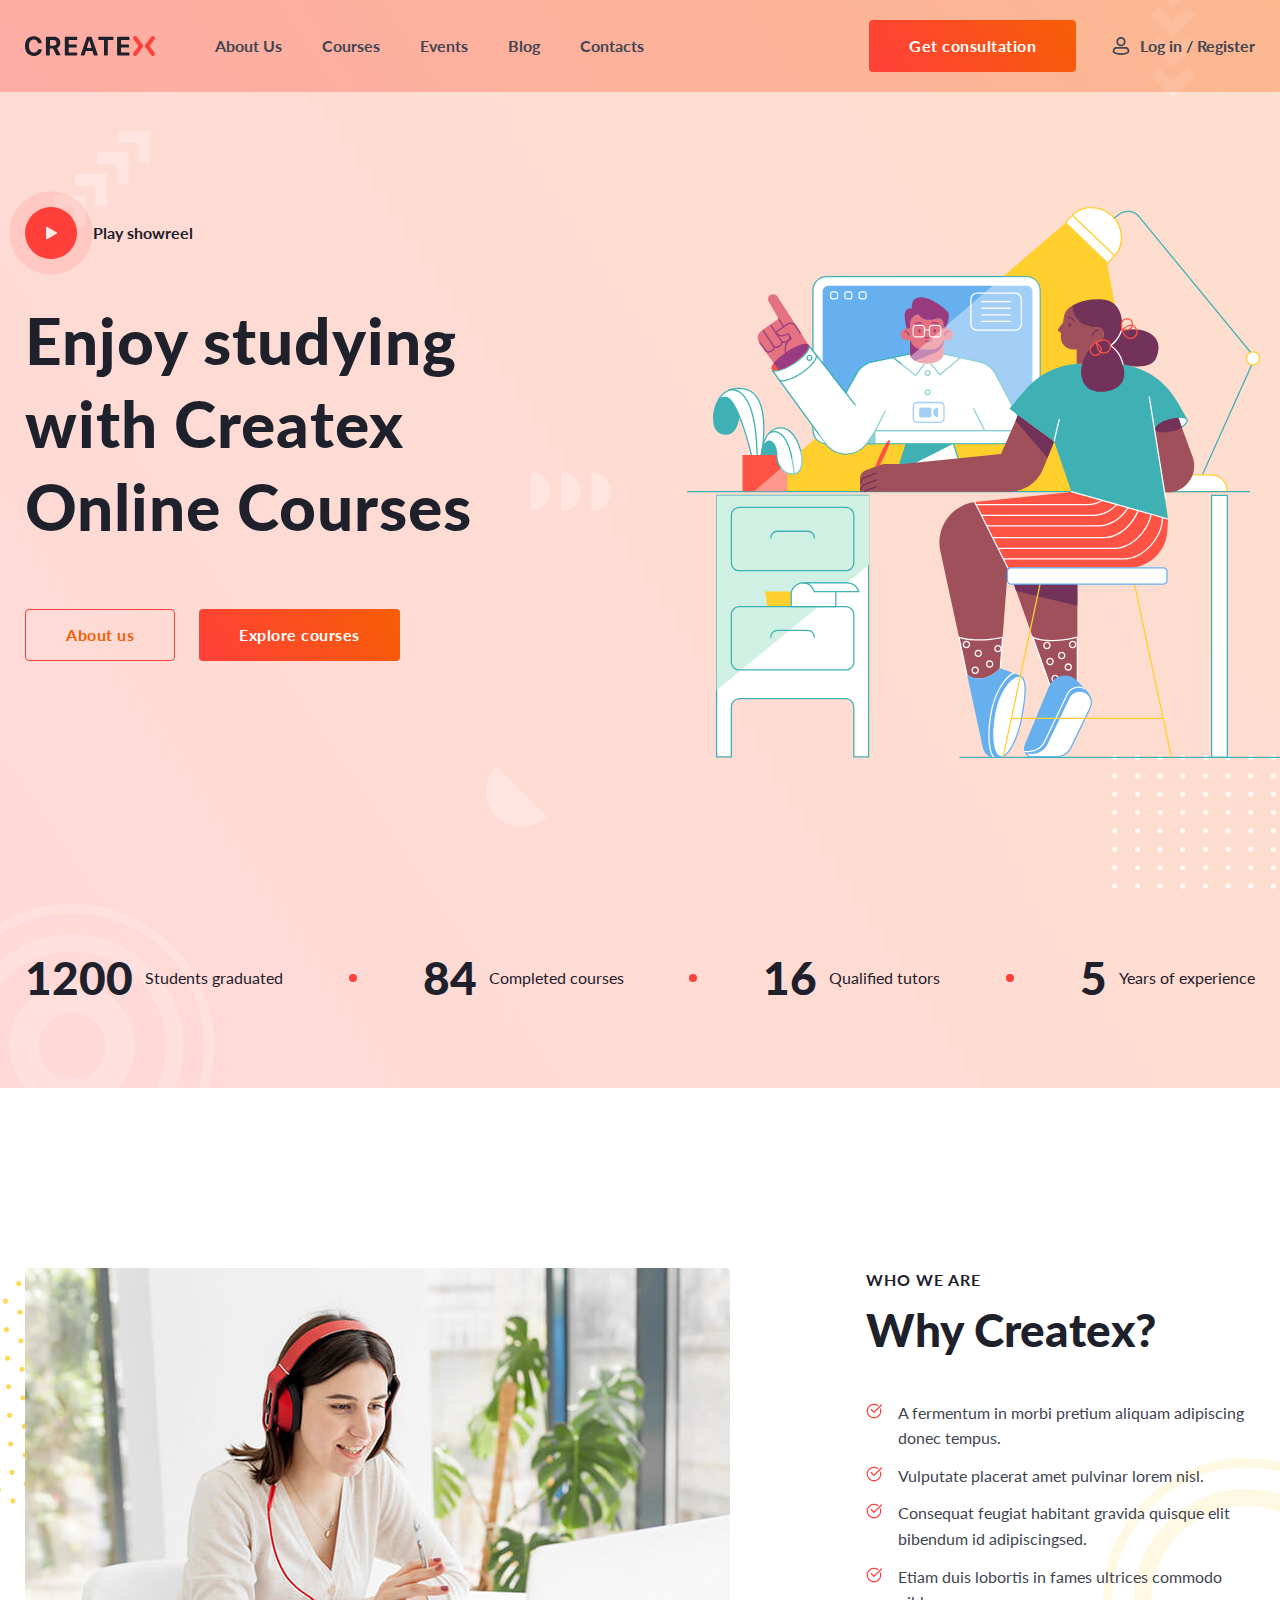
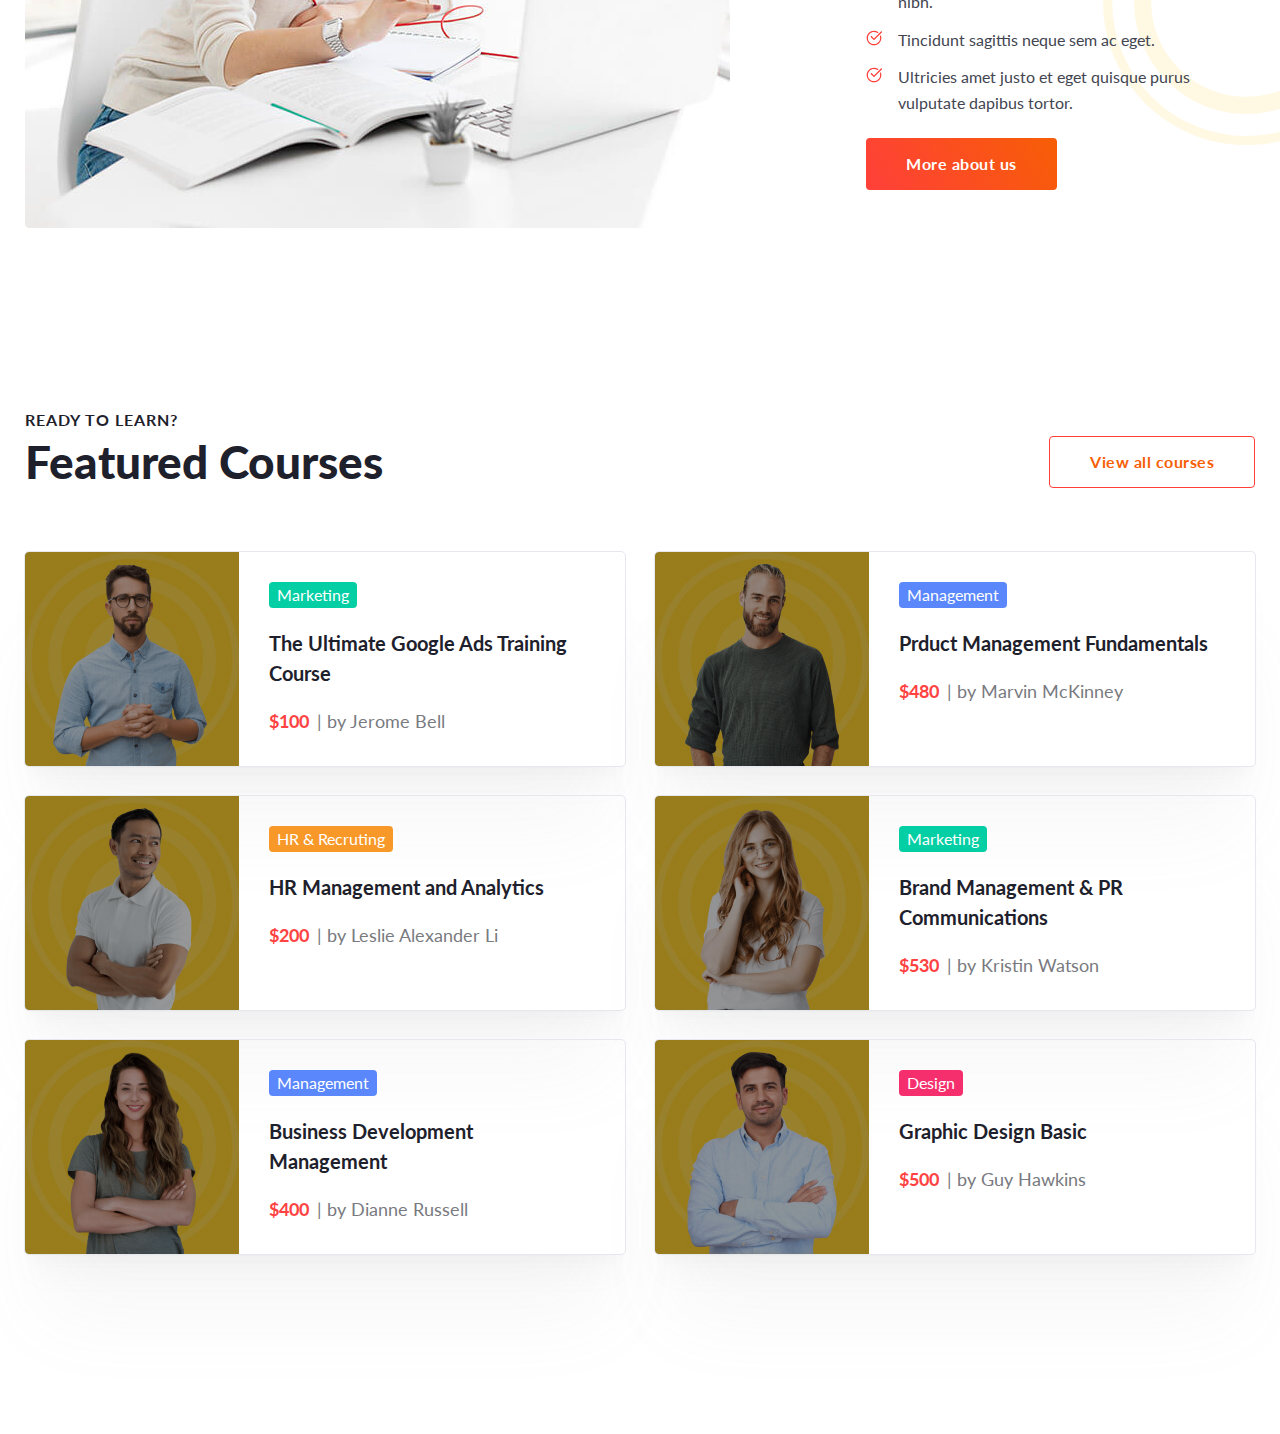
<file: index.html>
<!DOCTYPE html>
<html lang="en">

<head>
	<meta charset="UTF-8">
	<meta http-equiv="X-UA-Compatible" content="IE=edge">
	<meta name="viewport" content="width=device-width, initial-scale=1.0">
	<link rel="stylesheet" href="css/reset.css">
	<link rel="stylesheet" href="css/common.css">
	<link rel="stylesheet" href="css/style.css">

	<title>Lesson_18</title>
</head>

<body>
	<div class="wrapper">
		<header class="header">
			<div class="header__container">
				<a class="header__logo">
					<img src="img/logo.svg" alt="Logo">
				</a>
				<nav class="header__menu menu">
					<ul class="menu__list">
						<li class="menu__item">
							<a href="#" class="menu__link">About Us</a>
						</li>
						<li class="menu__item">
							<a href="#" class="menu__link">Courses</a>
						</li>
						<li class="menu__item">
							<a href="#" class="menu__link">Events</a>
						</li>
						<li class="menu__item">
							<a href="#" class="menu__link">Blog</a>
						</li>
						<li class="menu__item">
							<a href="#" class="menu__link">Contacts</a>
						</li>
					</ul>
				</nav>
				<div class="header__actions actions-header">
					<a class="actions-header__button button" href="#"><span>Get consultation</span></a>
					<a class="actions-header__auth" href="#"><span>Log in / Register</span></a>
				</div>
			</div>
		</header>

		<main class="page">
			<section class="page__main main-block">
				<div class="main-block__container">
					<div class="main-block__body body-main">
						<div class="body-main__content">
							<a href="#" class="body-main__play"><span>Play showreel</span></a>
							<h2 class="body-main__title">Enjoy studying with Createx Online Courses</h2>
							<div class="body-main__actions">
								<a href="#" class="body-main__button button button--border"><span>About us</span></a>
								<a href="#" class="body-main__button button"><span>Explore courses</span></a>
							</div>
						</div>
						<div class="body-main__media">
							<img class="body-main__image" src="img/main/illustration.svg" alt="image">
						</div>
					</div>
					<div class="main-block__advantages advantages-main">
						<div class="advantages-main__item item-advantages">
							<div class="item-advantages__value">1200</div>
							<div class="item-advantages__text">Students graduated</div>
						</div>
						<div class="advantages-main__circle"></div>
						<div class="advantages-main__item item-advantages">
							<div class="item-advantages__value">84</div>
							<div class="item-advantages__text">Completed courses</div>
						</div>
						<div class="advantages-main__circle"></div>
						<div class="advantages-main__item item-advantages">
							<div class="item-advantages__value">16</div>
							<div class="item-advantages__text">Qualified tutors</div>
						</div>
						<div class="advantages-main__circle"></div>
						<div class="advantages-main__item item-advantages">
							<div class="item-advantages__value">5</div>
							<div class="item-advantages__text">Years of experience</div>
						</div>
					</div>
				</div>
				<div class="main-block__decor decor-main">
					<div class="decor-main__item decor-main__item--1"></div>
					<div class="decor-main__item decor-main__item--2"></div>
					<div class="decor-main__item decor-main__item--3"></div>
					<div class="decor-main__item decor-main__item--4"></div>
					<div class="decor-main__item decor-main__item--5"></div>
					<div class="decor-main__item decor-main__item--6"></div>
				</div>
			</section>
			<section class="page__article article-block">
				<div class="article-block__container">
					<div class="article-block__body body-article">

						<div class="body-article__media">
							<img class="body-article__image" src="img/main/image.jpg" alt="image">
						</div>
						<div class="body-article__content">
							<h3 class="body-article__subtitle">Who we are</h3>
							<h2 class="body-article__title">Why Createx?</h2>
							<ul class="body-article__list list">
								<li class="list__item">A fermentum in morbi pretium aliquam adipiscing donec tempus.</li>
								<li class="list__item">Vulputate placerat amet pulvinar lorem nisl.</li>
								<li class="list__item">Consequat feugiat habitant gravida quisque elit bibendum id
									adipiscingsed.</li>
								<li class="list__item">Etiam duis lobortis in fames ultrices commodo nibh.</li>
								<li class="list__item">Tincidunt sagittis neque sem ac eget.</li>
								<li class="list__item">Ultricies amet justo et eget quisque purus vulputate dapibus tortor.</li>
							</ul>
							<a class="body-article__button button" href="#"> <span>More about us</span></a>
						</div>
					</div>
				</div>
				<div class="article-block__decor decor-article">
					<div class="decor-article__item decor-article__item--1"></div>
					<div class="decor-article__item decor-article__item--2"></div>
				</div>
			</section>


			<section class="page__featured featured-block">
				<div class="featured-block__container">
					<div class="featured-block__body body-featured">
						<div class="body-featured__head">
							<h3 class="body-featured__subtitle">Ready to learn?</h3>
						</div>
						<div class="body-featured__content">
							<h2 class="body-featured__title">Featured Courses</h2>
							<a href="" class="body-featured__button button button--border"> <span>View all courses</span></a>
						</div>
						<div class="body-featured__cards cards">
							<div class="cards__row">
								<div class="cards__columns">
									<div class="cards__item item">
										<div class="item__row">
											<div class="item__image">
												<img class="item__img" src="img/main/courses/01.jpg" alt="Featured Courses">
											</div>
											<div class="item__body">
												<div class="item__position position--green">Marketing</div>
												<h3 class="item__text">The Ultimate Google Ads Training Course</h3>
												<div class="item__price"><span>$100</span>| by Jerome Bell</div>
											</div>
										</div>
									</div>
								</div>

								<div class="cards__columns">
									<div class="cards__item item">
										<div class="item__row">
											<div class="item__image">
												<img class="item__img" src="img/main/courses/02.jpg" alt="Featured Courses">
											</div>
											<div class="item__body">
												<div class="item__position position--blue">Management</div>
												<h3 class="item__text">Prduct Management Fundamentals</h3>
												<div class="item__price"><span>$480</span>| by Marvin McKinney</div>
											</div>
										</div>
									</div>
								</div>

								<div class="cards__columns">
									<div class="cards__item item">
										<div class="item__row">
											<div class="item__image">
												<img class="item__img" src="img/main/courses/03.jpg" alt="Featured Courses">
											</div>
											<div class="item__body">
												<div class="item__position position--orange">HR & Recruting</div>
												<h3 class="item__text">HR Management and Analytics</h3>
												<div class="item__price"><span>$200</span>| by Leslie Alexander Li</div>
											</div>
										</div>
									</div>
								</div>

								<div class="cards__columns">
									<div class="cards__item item">
										<div class="item__row">
											<div class="item__image">
												<img class="item__img" src="img/main/courses/04.jpg" alt="Featured Courses">
											</div>
											<div class="item__body">
												<div class="item__position position--green">Marketing</div>
												<h3 class="item__text">Brand Management & PR Communications</h3>
												<div class="item__price"><span>$530</span>| by Kristin Watson</div>
											</div>
										</div>
									</div>
								</div>

								<div class="cards__columns">
									<div class="cards__item item">
										<div class="item__row">
											<div class="item__image">
												<img class="item__img" src="img/main/courses/05.jpg" alt="Featured Courses">
											</div>
											<div class="item__body">
												<div class="item__position position--blue">Management</div>
												<h3 class="item__text">Business Development Management</h3>
												<div class="item__price"><span>$400</span>| by Dianne Russell</div>
											</div>
										</div>
									</div>
								</div>

								<div class="cards__columns">
									<div class="cards__item item">
										<div class="item__row">
											<div class="item__image">
												<img class="item__img" src="img/main/courses/06.jpg" alt="Featured Courses">
											</div>
											<div class="item__body">
												<div class="item__position position--red">Design</div>
												<h3 class="item__text">Graphic Design Basic</h3>
												<div class="item__price"><span>$500</span>| by Guy Hawkins</div>
											</div>
										</div>
									</div>
								</div>

							</div>
						</div>
					</div>
				</div>

			</section>

		</main>


		<footer class="footer">

		</footer>
	</div>


</body>

</html>
</file>
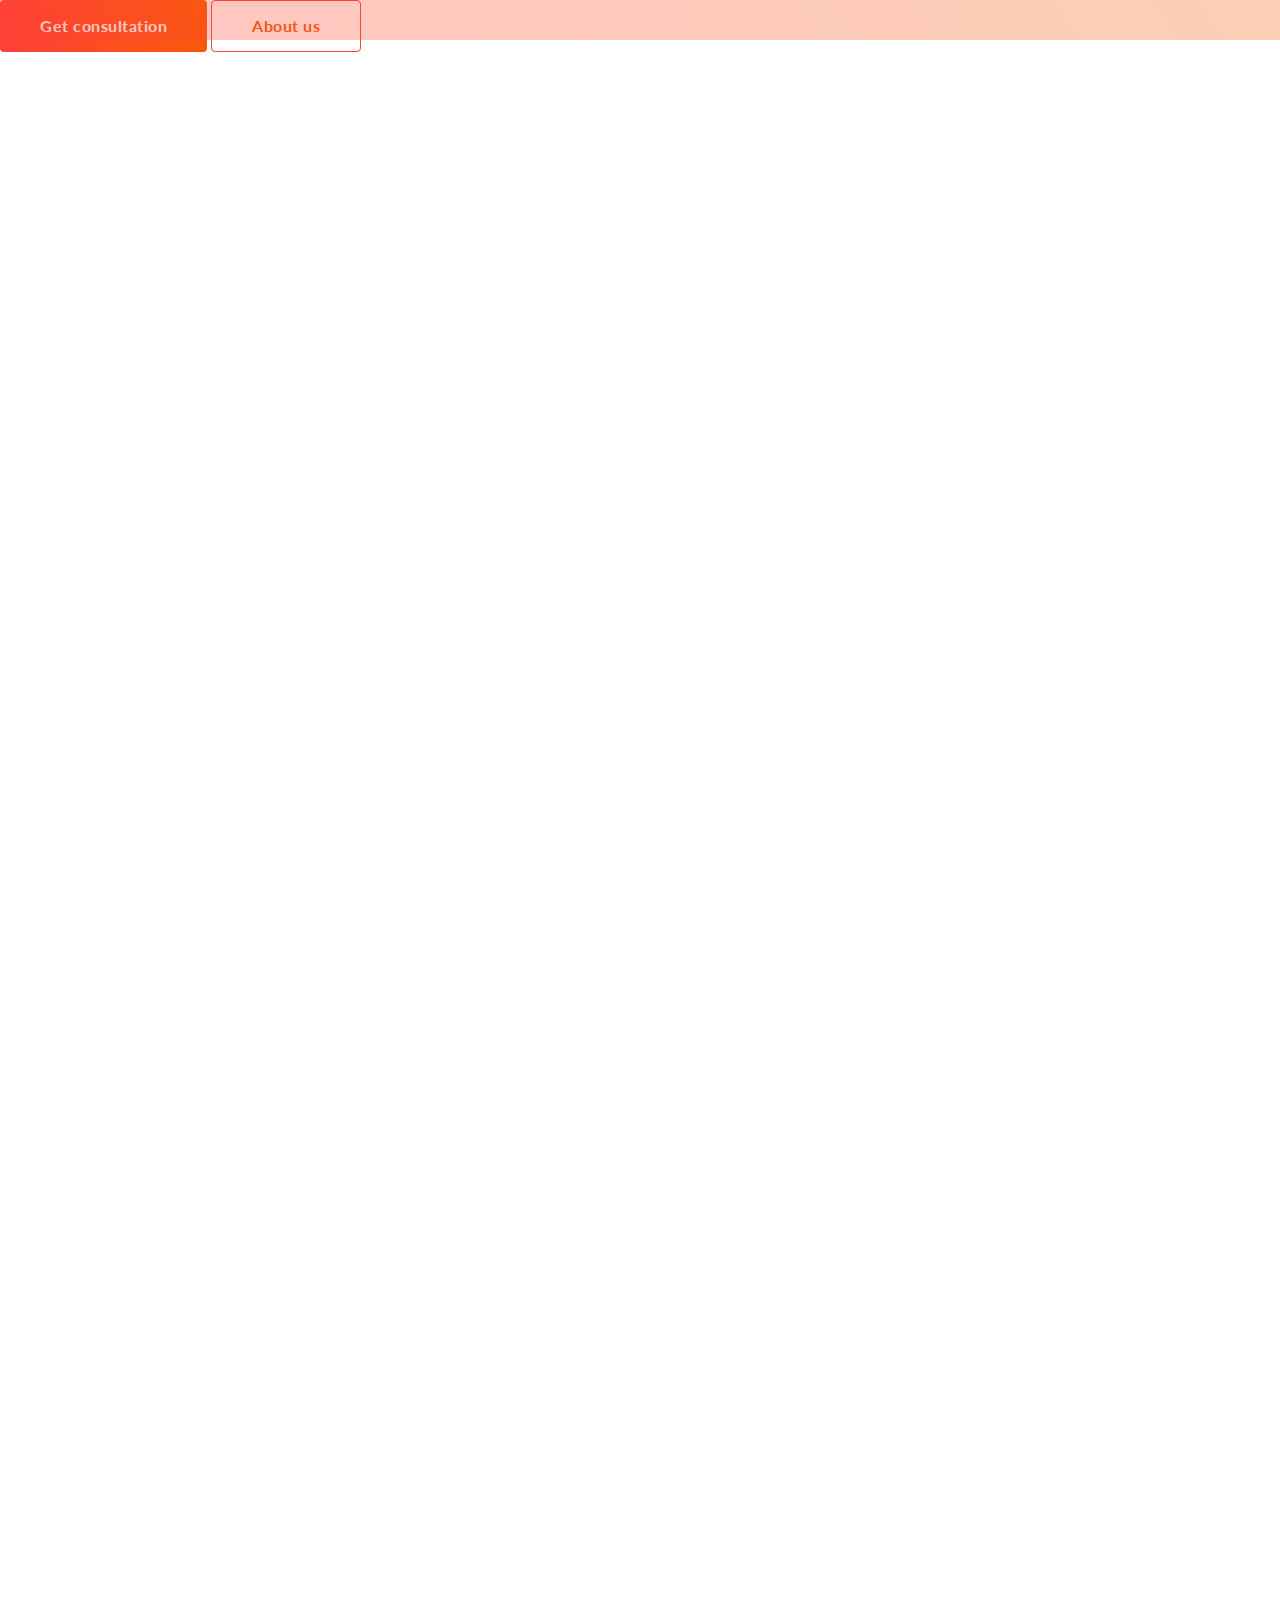
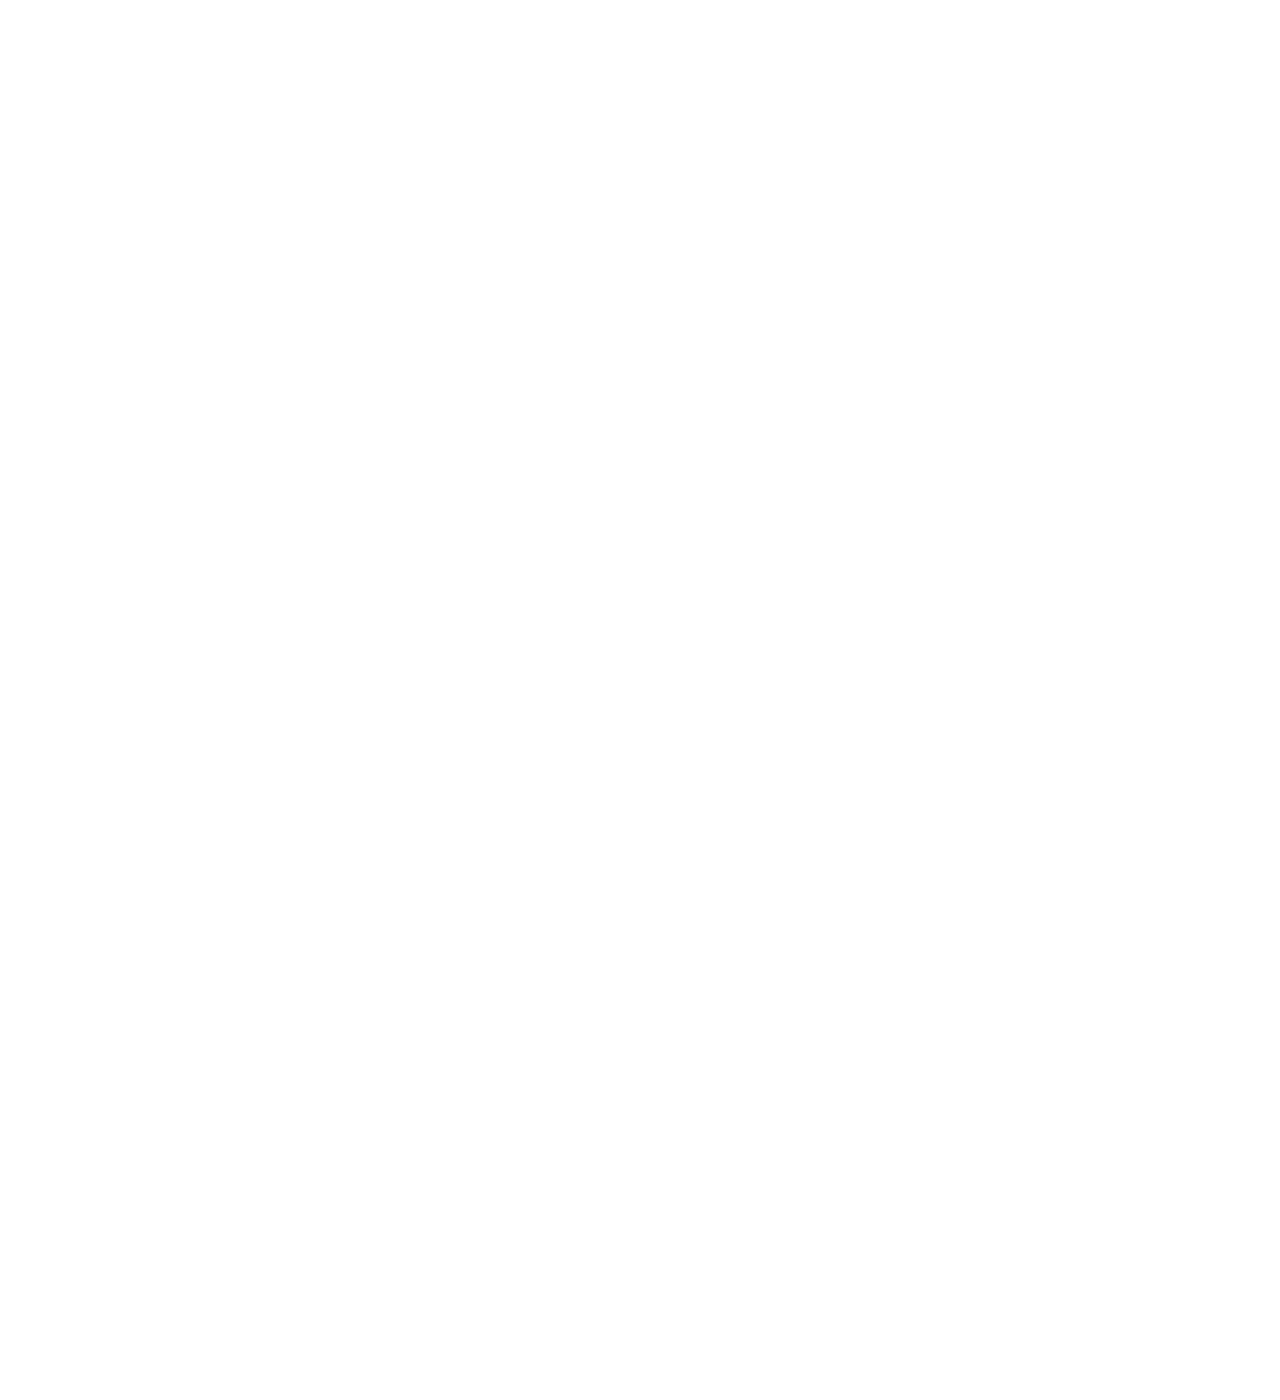
<file: _common.html>
<!DOCTYPE html>
<html lang="en">
<head>
	<meta charset="UTF-8">
	<meta http-equiv="X-UA-Compatible" content="IE=edge">
	<meta name="viewport" content="width=device-width, initial-scale=1.0">
	<link rel="stylesheet" href="css/reset.css">
	<link rel="stylesheet" href="css/common.css">
	<link rel="stylesheet" href="css/style.css">

	<title>Загальні об'єкти</title>
</head>

<body>
	<div class="wrapper">
		<header class="header"></header>

		<main class="page">
			<a class="button" href="#"> <span>Get consultation</span></a>
			<a class="button button--border" href="#"><span>About us</span></a>
		</main>


		<footer class="footer"></footer>
	</div>


</body>

</html>
</file>
<file: css/common.css>
.button {
	background: linear-gradient(55.95deg, #FF3F3A 0%, #F75E05 100%);
	border-radius: 4px;
	font-weight: 700;
	letter-spacing: 0.5px;
	line-height: 1.25;
	padding: 16px 40px;
	display: inline-block;
	color: #fff;
	position: relative;
	
}

.button span {
	position: relative;
	z-index: 2;
}
.button::before{
	content: "";
	position: absolute;
	width: 100%;
	height: 100%;
	top: 0;
	left: 0;
	transition: opacity 0.3s ease 0s;
	opacity: 0;
	border-radius: 4px;
	background: linear-gradient(55.95deg, #ca3530 0%, #c94d05 100%);
	}
.button:hover::before {
	opacity: 1;
}
.button--border{
	background: transparent;
	border: 1px solid #FF3F3A ;
	padding: 15px 40px;
	color: #F75E05;
}
.button--border:hover{	
	color: #fff;
	border: 1px solid #FF3F3A;
	background-color: #ff403a;

}
</file>
<file: css/style.css>
@import url("https://fonts.googleapis.com/css?family=Lato:regular,700,900&display=swap");

body {
	font-family: "Lato";
	color: #424551;
	height: 3000px;
}

/*=================================*/
.wrapper {
	overflow: hidden;
	position: relative;
	min-height: 100%;
	display: flex;
	flex-direction: column;

}

.wrapper>main {
	flex-grow: 1;
}

[class*="__container"] {
	max-width: 1260px;
	padding-left: 15px;
	padding-right: 15px;
	margin: 0 auto;
}

/*=================================*/
/*=====HEADER=====*/
/*=================================*/
.header {
	position: absolute;
	left: 0;
	top: 0;
	width: 100%;
	z-index: 50;
	padding: 20px 0px;
	background: linear-gradient(55.95deg, rgba(255, 64, 58, 0.3) 0%, rgba(247, 94, 5, 0.3) 100%);
}

.header__container {
	display: grid;
	grid-template-columns: 130px 1fr auto;
	gap: 60px;
	align-items: center;
}

.header__logo {}

.header__actions {}

.header__menu {}

.menu {}

.menu__list {
	display: flex;
	column-gap: 40px;
	row-gap: 10px;
	flex-wrap: wrap;
}

.menu__item {}

.menu__link {
	font-weight: 700;
}

.menu__link:hover {
	text-decoration: underline;
}

.actions-header {
	display: flex;
	align-items: center;
	gap: 36px;
	flex-wrap: wrap;
	flex-shrink: 0;
}

.actions-header__button {}

.actions-header__auth {
	background: url('../img/icons/user.svg')left no-repeat;
	padding-left: 28px;
	font-weight: 700;
	line-height: 1.25;
}

.actions-header__auth span:hover {
	text-decoration: underline;
}


/*=================================*/
/* #1 */
/* @media (max-width: 1200px) {} */
/* #2 */
/* @media (max-width: 991px) {} */
/* #3 */
/* @media (max-width: 768px) {} */
/*=================================*/
@media (max-width: 1199.98px) {
	.header__container {
		gap: 35px;
	}
}

@media (max-width: 867.98px) {
	.header__container {
		display: flex;
		flex-direction: column;
		gap: 30px;
		align-items: center;
	}

	.menu__link {
		font-size: 20px;
	}
}

@media(max-width: 530.98px) {
	.menu__list {
		flex-direction: column;
		row-gap: 15px;
	}

	.actions-header {
		flex-direction: column;
		align-items: center;
		gap: 24px;
	}

	.menu__link {
		font-size: 24px;
		line-height: 1.6;
	}

	.actions-header__auth {
		font-size: 18px;
	}
}

/*=================================*/
.page {}

.page__main {
	position: relative;
}

.main-block {
	padding: 207px 0px 80px 0px;
	background: linear-gradient(55.95deg, rgba(255, 64, 58, 0.2) 0%, rgba(247, 94, 5, 0.2) 100%);
}

.main-block__container {
	display: grid;
	position: relative;
	z-index: 2;
}

.main-block__body {
	display: grid;
	grid-template-columns: 1fr 1fr;
}

.main-block__advantages {}

.body-main {
	margin-bottom: 190px;
}

.body-main__content {
	padding-right: 40px;
}

.body-main__play:not(:last-child) {
	margin-bottom: 40px;
}

.body-main__play {
	display: inline-grid;
	grid-template-columns: 52px 1fr;
	position: relative;
	font-weight: 700;
	color: #1E212C;
	align-items: center;
	gap: 16px;
}

.body-main__play span:hover {
	text-shadow: 2px 2px 5px rgb(255, 63, 58);
}

.body-main__play::before {
	content: "";
	background: rgb(255, 63, 58) url('../img/icons/play.svg')center no-repeat;
	height: 52px;
	border-radius: 50%;
}

.body-main__play:hover::before {
	background-color: #be322d;
	box-shadow: 1px 2px 7px rgb(92, 81, 81);
}

.body-main__play::after {
	content: "";
	position: absolute;
	top: 0;
	left: 0;
	width: 52px;
	height: 52px;
	background: #FF3F3A;
	opacity: 0.12;
	border-radius: 50%;
	transform: scale(1.6);
	animation: play-circle 0.5s infinite ease alternate;
}

@keyframes play-circle {
	0% {

		transform: scale(1.6);
	}

	50% {
		opacity: 0.07;
	}

	100% {

		transform: scale(1.8);
	}
}



.body-main__title {
	font-weight: 900;
	font-size: 64px;
	line-height: 130%;
	letter-spacing: 1px;
	color: #1E212C;
	max-width: 496px;
}

.body-main__title:not(:last-child) {
	margin-bottom: 60px;
}

.body-main__actions {
	display: flex;
	align-items: center;
	gap: 24px;

}

.body-main__button {}

.body-main__media {}

.body-main__image {
	max-width: 107.8%;
	transform: translate(7.8%, 0px);
}


.advantages-main {
	display: flex;
	justify-content: space-between;
	align-items: center;
	gap: 20px;
	flex-wrap: wrap;
}

.advantages-main__item {}

.advantages-main__circle {
	background-color: #FF3F3A;
	border-radius: 50%;
	flex: 0 0 8px;
	height: 8px;
}

.item-advantages {
	display: flex;
	align-items: center;
	gap: 12px;
	color: #1E212C;
}

.item-advantages__value {
	font-weight: 900;
	font-size: 46px;
	line-height: 130%;

}

.item-advantages__text {
	line-height: 160%;
}

/*=================================*/
.main-block__decor {}

.decor-main {
	position: absolute;
	top: 0;
	left: 0;
	width: 100%;
	height: 100%;
}

.decor-main__item {
	position: absolute;
}

.decor-main__item--1 {
	background: url('../img/main/decor/decor_1.svg') 0 0 no-repeat;
	width: 96px;
	height: 96px;
	top: 12%;
	left: 4.2%;
}

.decor-main__item--2 {
	background: url('../img/main/decor/decor_2.svg') 0 0 no-repeat;
	height: 284px;
	width: 284px;
	bottom: -9.2%;
	left: -5.5%;
}

.decor-main__item--3 {
	background: url('../img/main/decor/decor_3.svg') 0 0 no-repeat;
	height: 48px;
	width: 88px;
	top: 43%;
	left: 41%;
}

.decor-main__item--4 {
	background: url('../img/main/decor/decor_4.svg') 0 0 no-repeat;
	width: 61px;
	height: 61px;
	bottom: 24%;
	left: 38%;
}

.decor-main__item--5 {
	background: url('../img/main/decor/decor_1.svg') 0 0 no-repeat;
	width: 96px;
	height: 96px;
	top: -1.7%;
	right: 4.6%;
	transform: rotate(135deg);
}

.decor-main__item--6 {
	background: url('../img/main/decor/decor_5.svg') 0 0 no-repeat;
	width: 187px;
	height: 137px;
	bottom: 18%;
	right: -1.5%;
	opacity: 0.8;
}

/*=================================*/
@media(max-width: 1199.98px) {
	.main-block__body {
		margin-bottom: 120px;
	}
}

@media(max-width: 1025.98px) {
	.main-block__body {
		display: grid;
		grid-template-columns: 1fr;
	}

	.body-main__title {
		max-width: none;
		text-align: center;
	}

	.main-block__body {
		margin-bottom: 80px;
	}

	.main-block {
		padding: 170px 0px 80px 0px;
	}

	.body-main__media {
		display: grid;
		justify-items: center;
	}

	.body-main__image {
		max-width: 100%;
		transform: translate(0px, 0px);
	}

	.body-main__play:not(:last-child) {
		margin-bottom: 25px;
	}

	.body-main__content {
		padding-right: 0px;
	}
}

@media (max-width: 990.98px) {
	.advantages-main {
		display: grid;
		grid-template-columns: repeat(2, auto);
		justify-content: space-evenly;
		align-items: center;
		gap: 20px;
	}

	.advantages-main__circle {
		display: none;
	}
}

@media (max-width: 867.98px) {
	.main-block {
		padding: 240px 0px 35px 0px;
	}
}

@media (max-width: 767.98px) {
	.body-main__title {
		max-width: none;
		text-align: left;
	}

	.body-main__actions {
		margin-bottom: 30px;
	}

}

@media(max-width: 530.98px) {
	.main-block {
		padding: 530px 0px 35px 0px;
	}

	.body-main__title {
		font-size: 44px;
	}

	.body-main__title:not(:last-child) {
		margin-bottom: 30px;
	}

	.body-main__actions {
		display: grid;
		grid-template-columns: 1fr;
	}

	.body-main__button {
		width: 100%;
		text-align: center;
	}

	.advantages-main {
		display: grid;
		justify-content: space-between;
		gap: 10px;
	}

	.item-advantages {
		display: grid;
		align-items: center;
		gap: 6px;
		color: #1E212C;
	}

	.main-block__body {
		margin-bottom: 40px;
	}

}


/*=================================*/
.page__article {}

.article-block {
	position: relative;
}

.article-block__container {
	padding: 180px 15px 0px 15px;
	z-index: 2;
	position: relative;
}

.article-block__body {}

.article-block__decor {}

.body-article {
	display: grid;
	grid-template-columns: 1fr 1fr;
	gap: 136px;
}

.body-article__media {
	min-width: 705px;
}

.body-article__image {
	max-width: 100%;
	border-radius: 4px;
}

.body-article__content {}

.body-article__subtitle {
	font-weight: 700;
	line-height: 150%;
	letter-spacing: 1px;
	text-transform: uppercase;
	color: #1E212C;
}

.body-article__subtitle:not(:last-child) {
	margin-bottom: 8px;
}

.body-article__title {
	font-weight: 900;
	font-size: 46px;
	line-height: 130%;
	color: #1E212C;
}

.body-article__title:not(:last-child) {
	margin-bottom: 40px;
}

.body-article__list {}

.body-article__list:not(:last-child) {
	margin-bottom: 22px;
}

.body-article__button {}

.list {}

.list__item {
	line-height: 160%;
	padding-left: 32px;
	position: relative;
}

.list__item:not(:last-child) {
	margin-bottom: 12px;
}

.list__item::before {
	content: '';
	display: inline-block;
	flex: 0 0 16px;
	width: 16px;
	height: 16px;
	margin-right: 16px;
	margin-left: -32px;
	line-height: 1.6;
	background: url("../img/icons/Vector.svg");
}

.list__item:hover:nth-of-type(odd)::before {
	transition: all 0.6s ease 0s;
	transform: rotate(-360deg);
}

.list__item:nth-of-type(even):hover::before {
	transition: all 0.5s ease 0s;
	transform: scale(1.5);
}

.decor-article {
	position: absolute;
	top: 0;
	left: 0;
	width: 100%;
	height: 100%;
}

.decor-article__item {
	position: absolute;
}

.decor-article__item--1 {
	background: url('../img/main/decor/decor_6.svg') 0 0 no-repeat;
	width: 221px;
	height: 232px;
	top: 26%;
	left: -7.2%;
	opacity: 0.8;
}

.decor-article__item--2 {
	background: url('../img/main/decor/decor_7.svg') 0 0 no-repeat;
	width: 287px;
	height: 287px;
	right: -8.6%;
	top: 50%;
	opacity: 0.12;
}

/*=================================*/
/* #1 */
/* @media (max-width: 1200px) {} */
/* #2 */
/* @media (max-width: 991px) {} */
/* #3 */
/* @media (max-width: 768px) {} */
/*=================================*/
@media(max-width: 1199.98px) {
	.article-block__container {
		padding: 130px 15px 0px 15px;
	}

	.body-article {
		gap: 70px;
	}

	.body-article__media {
		min-width: 0px;
	}

}

@media (max-width: 991px) {
	.article-block__container {
		padding: 70px 15px 0px 15px;
	}

	.body-article__content {
		grid-area: content;
	}

	.body-article__media {
		grid-area: media;
	}

	.body-article {
		display: grid;
		grid-template-areas:
			"content"
			"media";
		grid-template-columns: 1fr;
	}

	.body-article {
		grid-template-columns: 100% 100%;
	}

	.body-article__media {
		display: flex;
		justify-content: center;
	}

	.decor-article__item--1 {
		display: none;
	}
}

/*=================================*/
.page__featured {}

.featured-block {}

.featured-block__container {
	padding: 180px 15px;

}

.featured-block__body {}

.body-featured {}

.body-featured__head {
	display: grid;
	grid-template-columns: 100%;
}

.body-featured__subtitle {
	font-weight: 700;
	line-height: 150%;
	letter-spacing: 1px;
	text-transform: uppercase;
	color: #1E212C;
}

.body-featured__subtitle:not(:last-child) {
	margin-bottom: 8px;
}

.body-featured__content {
	display: grid;
	grid-template-columns: 1fr auto;
	align-items: center;
	margin-bottom: 60px;
}

.body-featured__title {
	font-weight: 900;
	font-size: 46px;
	line-height: 130%;
	color: #1E212C;
}

.body-featured__button {}


.body-featured__cards {}

.cards {}

.cards__row {
	display: grid;
	grid-template-columns: repeat(2, 1fr);
	grid-auto-flow: row;
	gap: 30px;
}

.cards__columns {}

.cards__item {
	display: grid;
	min-height: 100%;
}

.item {}

.item__row {
	display: grid;
	grid-template-columns: 214px 1fr;
	border-radius: 4px;
	outline: 1px solid #E5E8ED;
	box-shadow: 0px 80px 80px -20px rgba(154, 156, 165, 0.08), 0px 30px 24px -10px rgba(154, 156, 165, 0.05), 0px 12px 10px -6px rgba(154, 156, 165, 0.04), 0px 4px 4px -4px rgba(30, 33, 44, 0.03);
}

.item__image {
	position: relative;
	padding-bottom: 100%;
}

.item__img {
	position: absolute;
	top: 0;
	left: 0;
	width: 100%;
	height: 100%;
	border-radius: 4px 0px 0px 4px;
	object-fit: cover;
}

.item__image::before {
	content: "";
	position: absolute;
	width: 100%;
	height: 100%;
	top: 0;
	left: 0;
	opacity: 0.4;
	background-color: black;
	transition: opacity 0.5s ease 0s;
	z-index: 10;
	border-radius: 4px 0px 0px 4px;

}

.item__row:hover .item__image {
	opacity: 1;
}

.item__row:hover .item__image::before {
	opacity: 0;
}

.item__body {
	padding: 30px;
}

/*=================================*/
.position--green {
	background: #03CEA4;
}

.position--blue {
	background: #5A87FC;
}

.position--orange {
	background: #F89828;
}

.position--red {
	background: #F52F6E;
}

/*=================================*/
.item__position {
	display: inline-grid;
	align-items: center;
	padding: 1px 8px;
	line-height: 150%;
	color: #FFFFFF;
	border-radius: 4px;
}

.item__position:not(:last-child) {
	margin-bottom: 20px;
}

.item__text {
	font-weight: 700;
	font-size: 20px;
	line-height: 150%;
	color: #1E212C;
}

.item__text:not(:last-child) {
	margin-bottom: 20px;
}

.item__price {
	font-size: 18px;
	line-height: 150%;
	color: #787A80;
}

.item__price span {
	font-weight: 700;
	font-size: 18px;
	line-height: 150%;
	color: #FF4242;
	padding-right: 8px;
}

/*=================================*/
/*=================================*/
/* #1 */
/* @media (max-width: 1200px) {} */
/* #2 */
/* @media (max-width: 991px) {} */
/* #3 */
/* @media (max-width: 768px) {} */
/*=================================*/
@media(max-width: 1199.98px) {
	.featured-block__container {
		padding: 120px 15px;
	}
}

@media(max-width: 990.98px) {
	.cards__row {
		display: grid;
		grid-template-columns: repeat(3, 1fr);
	}

	.item__row {
		display: grid;
		grid-template-columns: auto;
		grid-template-rows: auto 100%;
	}

	.item__img {
		border-radius: 4px 4px 0px 0px;
	}
}

@media(max-width: 767.98px) {
	.featured-block__container {
		padding: 80px 15px;
	}

	.cards__row {
		display: grid;
		grid-template-columns: repeat(1, 1fr);
	}

	.item__row {
		display: grid;
		grid-template-columns: 214px 1fr;
	}

	.body-featured__content {
		display: grid;
		grid-template-columns: auto;
		margin-bottom: 30px;
		justify-content: center;
	}

	.body-featured__title {
		margin-bottom: 15px;
	}
}

@media(max-width: 510px) {
	.featured-block__container {
		padding: 50px 15px;
	}

	.cards__row {
		display: grid;
		grid-template-columns: repeat(1, 214px);
		justify-content: center;
		row-gap: 15px;
		column-gap: 0px;
	}

	.item__row {
		display: grid;
		grid-template-columns: auto;
		grid-template-rows: auto;
	}

	.item__body {
		padding: 12px;
	}

	.body-featured__title {
		font-size: 32px;
		margin-bottom: 10px;
	}

}

/*=================================*/
.footer {
	background: #1E212C;
}
</file>
